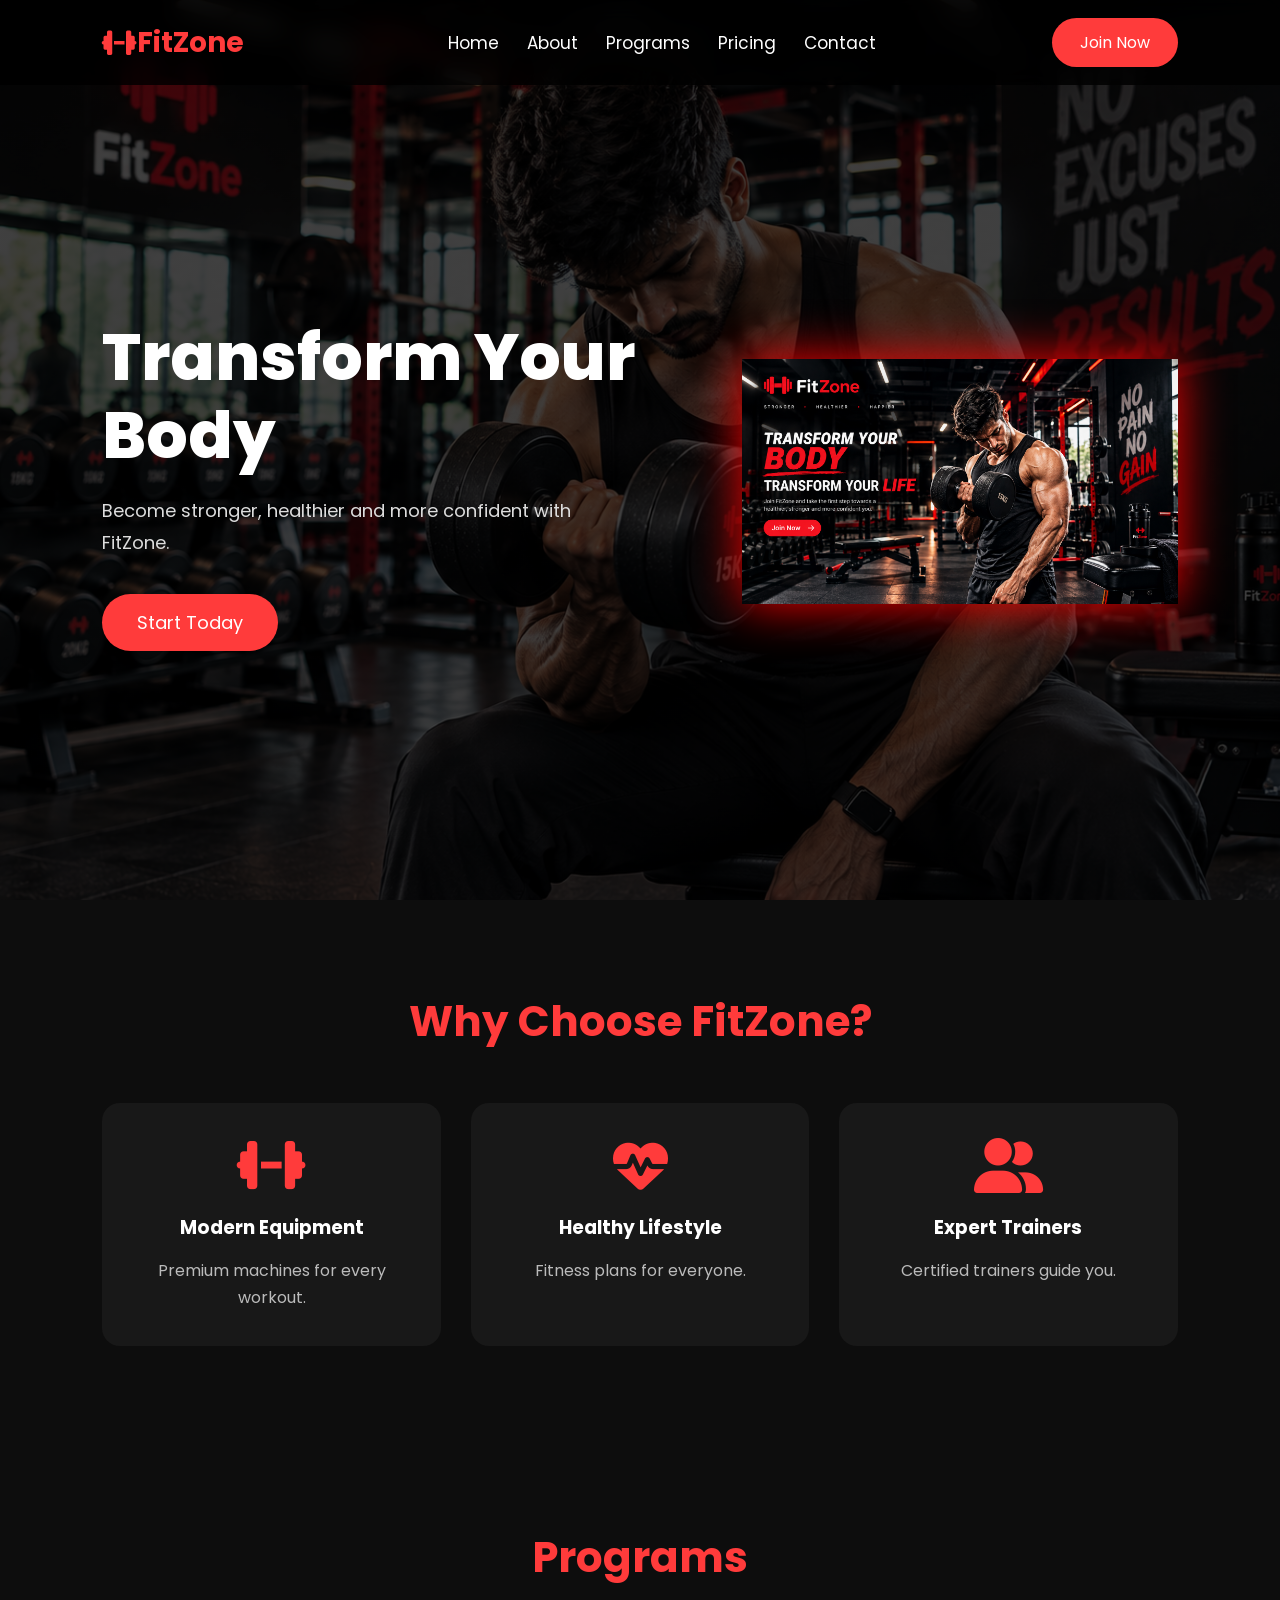
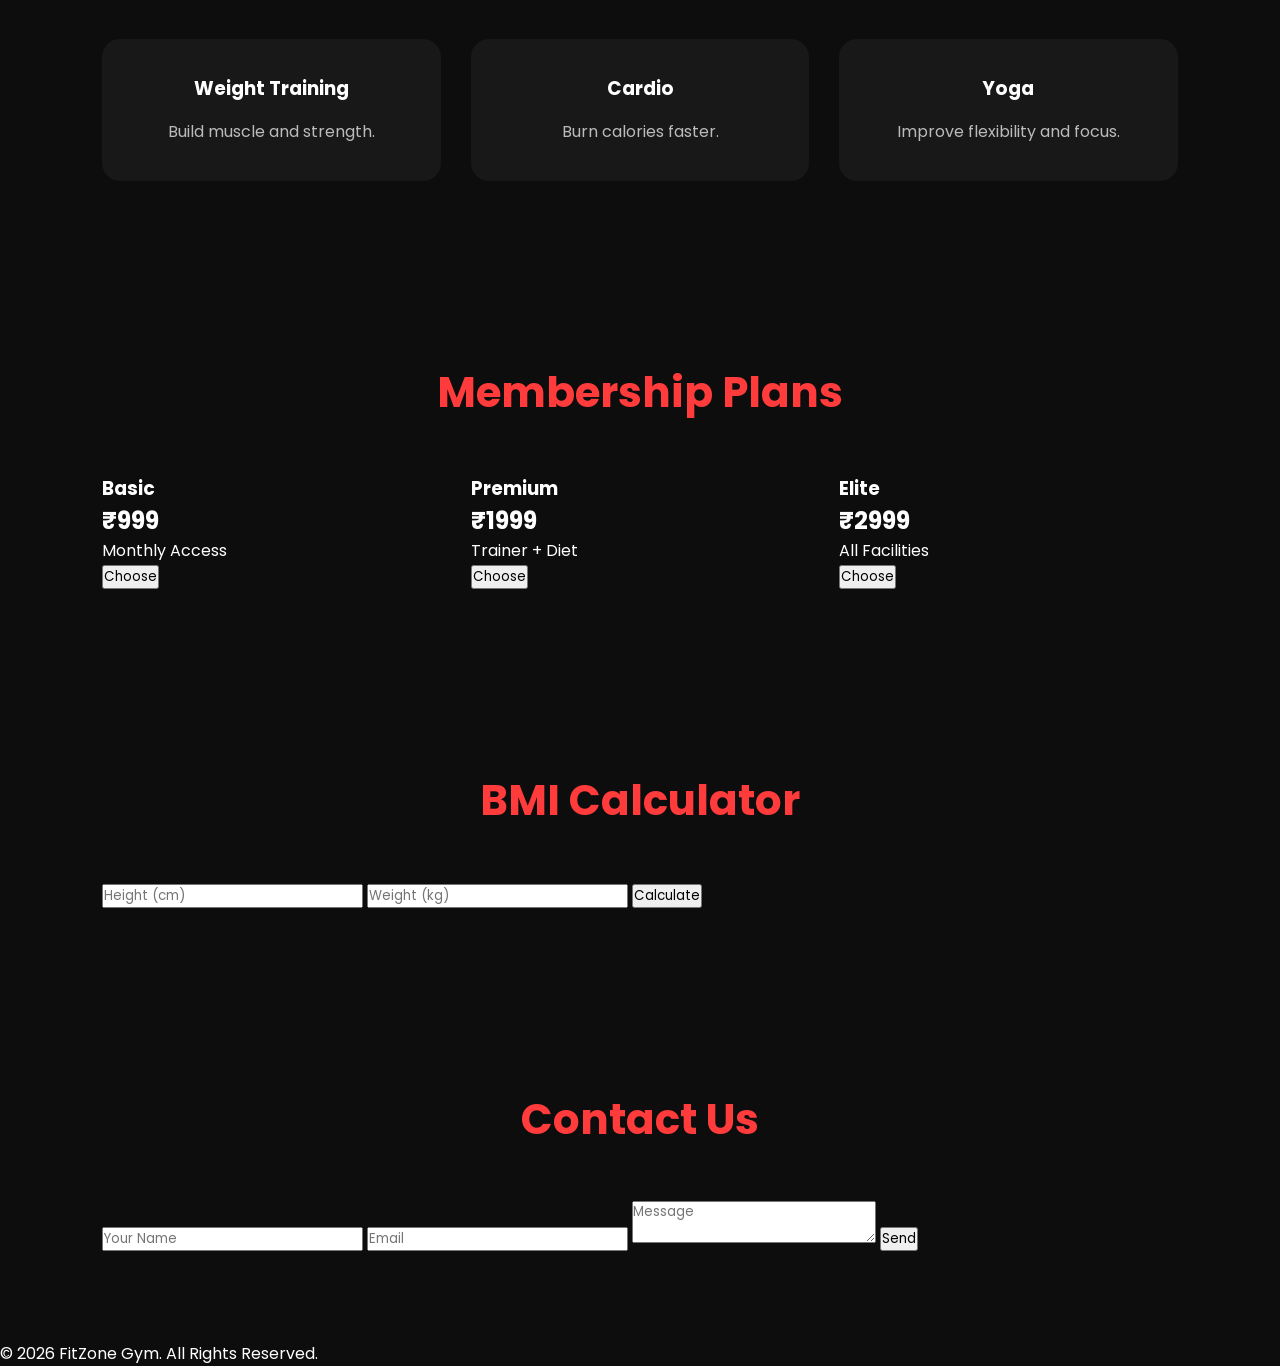
<file: FitZone Task/index.html>
<!DOCTYPE html>
<html lang="en">
<head>
<meta charset="UTF-8">
<meta name="viewport" content="width=device-width, initial-scale=1.0">

<title>FitZone | Fitness & Gym</title>

<link rel="stylesheet" href="css/style.css">

<link rel="preconnect" href="https://fonts.googleapis.com">
<link href="https://fonts.googleapis.com/css2?family=Poppins:wght@300;400;600;700&display=swap" rel="stylesheet">

<link rel="stylesheet"
href="https://cdnjs.cloudflare.com/ajax/libs/font-awesome/6.5.2/css/all.min.css">

</head>
<body>

<!-- NAVBAR -->

<header>

<nav class="navbar">

<div class="logo">
<i class="fa-solid fa-dumbbell"></i>
FitZone
</div>

<ul>

<li><a href="#">Home</a></li>
<li><a href="#about">About</a></li>
<li><a href="#programs">Programs</a></li>
<li><a href="#pricing">Pricing</a></li>
<li><a href="#contact">Contact</a></li>

</ul>

<a href="login.html" class="btn">Join Now</a>

</nav>

</header>

<!-- HERO -->

<section class="hero">

<div class="hero-text">

<h1>Transform Your Body</h1>

<p>
Become stronger, healthier and more confident with FitZone.
</p>

<a href="#" class="hero-btn">
Start Today
</a>

</div>

<div class="hero-image">

<img src="images/hero.png" alt="Gym">

</div>

</section>

<!-- ABOUT -->

<section id="about" class="about">

<h2>Why Choose FitZone?</h2>

<div class="cards">

<div class="card">

<i class="fa-solid fa-dumbbell"></i>

<h3>Modern Equipment</h3>

<p>
Premium machines for every workout.
</p>

</div>

<div class="card">

<i class="fa-solid fa-heart-pulse"></i>

<h3>Healthy Lifestyle</h3>

<p>
Fitness plans for everyone.
</p>

</div>

<div class="card">

<i class="fa-solid fa-user-group"></i>

<h3>Expert Trainers</h3>

<p>
Certified trainers guide you.
</p>

</div>

</div>

</section>

<!-- PROGRAMS -->

<section id="programs" class="programs">

<h2>Programs</h2>

<div class="cards">

<div class="card">

<h3>Weight Training</h3>

<p>Build muscle and strength.</p>

</div>

<div class="card">

<h3>Cardio</h3>

<p>Burn calories faster.</p>

</div>

<div class="card">

<h3>Yoga</h3>

<p>Improve flexibility and focus.</p>

</div>

</div>

</section>

<!-- PRICING -->

<section id="pricing" class="pricing">

<h2>Membership Plans</h2>

<div class="cards">

<div class="price-card">

<h3>Basic</h3>

<h1>₹999</h1>

<p>Monthly Access</p>

<button>Choose</button>

</div>

<div class="price-card popular">

<h3>Premium</h3>

<h1>₹1999</h1>

<p>Trainer + Diet</p>

<button>Choose</button>

</div>

<div class="price-card">

<h3>Elite</h3>

<h1>₹2999</h1>

<p>All Facilities</p>

<button>Choose</button>

</div>

</div>

</section>

<!-- BMI -->

<section class="bmi">

<h2>BMI Calculator</h2>

<input type="number" id="height" placeholder="Height (cm)">

<input type="number" id="weight" placeholder="Weight (kg)">

<button onclick="calculateBMI()">
Calculate
</button>

<h3 id="result"></h3>

</section>

<!-- CONTACT -->

<section id="contact" class="contact">

<h2>Contact Us</h2>

<form>

<input type="text" placeholder="Your Name">

<input type="email" placeholder="Email">

<textarea placeholder="Message"></textarea>

<button>Send</button>

</form>

</section>

<!-- FOOTER -->

<footer>

<p>© 2026 FitZone Gym. All Rights Reserved.</p>

</footer>

<script src="js/main.js"></script>

</body>
</html>
</file>
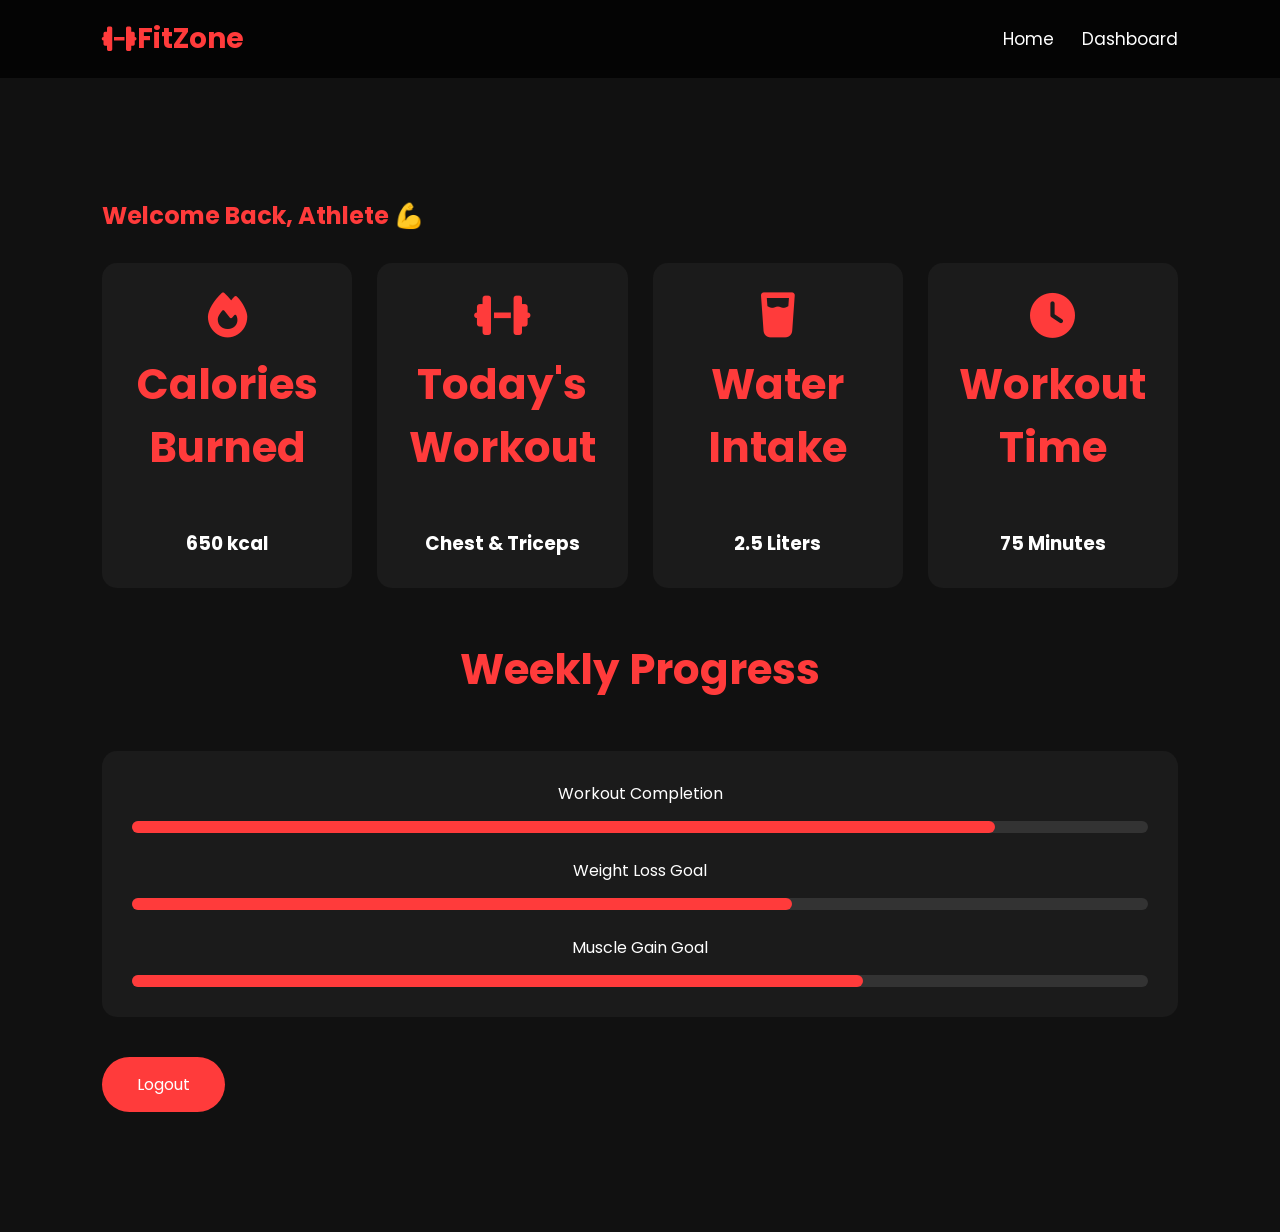
<file: FitZone Task/dashboard.html>
<!DOCTYPE html>
<html lang="en">
<head>
<meta charset="UTF-8">
<meta name="viewport" content="width=device-width, initial-scale=1.0">

<title>FitZone Dashboard</title>

<link rel="stylesheet" href="css/style.css">

<link rel="preconnect" href="https://fonts.googleapis.com">
<link href="https://fonts.googleapis.com/css2?family=Poppins:wght@300;400;600;700&display=swap" rel="stylesheet">

<link rel="stylesheet"
href="https://cdnjs.cloudflare.com/ajax/libs/font-awesome/6.5.2/css/all.min.css">

<style>

body{
    background:#111;
    color:white;
}

.dashboard{
    padding:120px 8%;
}

.dashboard h1{
    margin-bottom:30px;
    color:#ff3b3b;
}

.grid{
    display:grid;
    grid-template-columns:repeat(auto-fit,minmax(250px,1fr));
    gap:25px;
}

.box{
    background:#1b1b1b;
    padding:30px;
    border-radius:15px;
    text-align:center;
    transition:.4s;
}

.box:hover{
    transform:translateY(-10px);
    box-shadow:0 0 20px rgba(255,59,59,.5);
}

.box i{
    font-size:45px;
    color:#ff3b3b;
    margin-bottom:15px;
}

.progress{
    width:100%;
    height:12px;
    background:#333;
    border-radius:20px;
    margin-top:15px;
}

.progress div{
    height:12px;
    border-radius:20px;
    background:#ff3b3b;
}

.logout{
    display:inline-block;
    margin-top:40px;
    padding:15px 35px;
    background:#ff3b3b;
    color:white;
    text-decoration:none;
    border-radius:30px;
    transition:.4s;
}

.logout:hover{
    background:white;
    color:#ff3b3b;
}

</style>

</head>

<body>

<nav class="navbar">

<div class="logo">

<i class="fa-solid fa-dumbbell"></i>

FitZone

</div>

<ul>

<li><a href="index.html">Home</a></li>

<li><a href="#">Dashboard</a></li>

</ul>

</nav>

<section class="dashboard">

<h1>Welcome Back, Athlete 💪</h1>

<div class="grid">

<div class="box">

<i class="fa-solid fa-fire"></i>

<h2>Calories Burned</h2>

<h3>650 kcal</h3>

</div>

<div class="box">

<i class="fa-solid fa-dumbbell"></i>

<h2>Today's Workout</h2>

<h3>Chest & Triceps</h3>

</div>

<div class="box">

<i class="fa-solid fa-glass-water"></i>

<h2>Water Intake</h2>

<h3>2.5 Liters</h3>

</div>

<div class="box">

<i class="fa-solid fa-clock"></i>

<h2>Workout Time</h2>

<h3>75 Minutes</h3>

</div>

</div>

<br><br>

<h2>Weekly Progress</h2>

<div class="box">

<p>Workout Completion</p>

<div class="progress">

<div style="width:85%;"></div>

</div>

<br>

<p>Weight Loss Goal</p>

<div class="progress">

<div style="width:65%;"></div>

</div>

<br>

<p>Muscle Gain Goal</p>

<div class="progress">

<div style="width:72%;"></div>

</div>

</div>

<a href="index.html" class="logout">

Logout

</a>

</section>

</body>
</html>
</file>
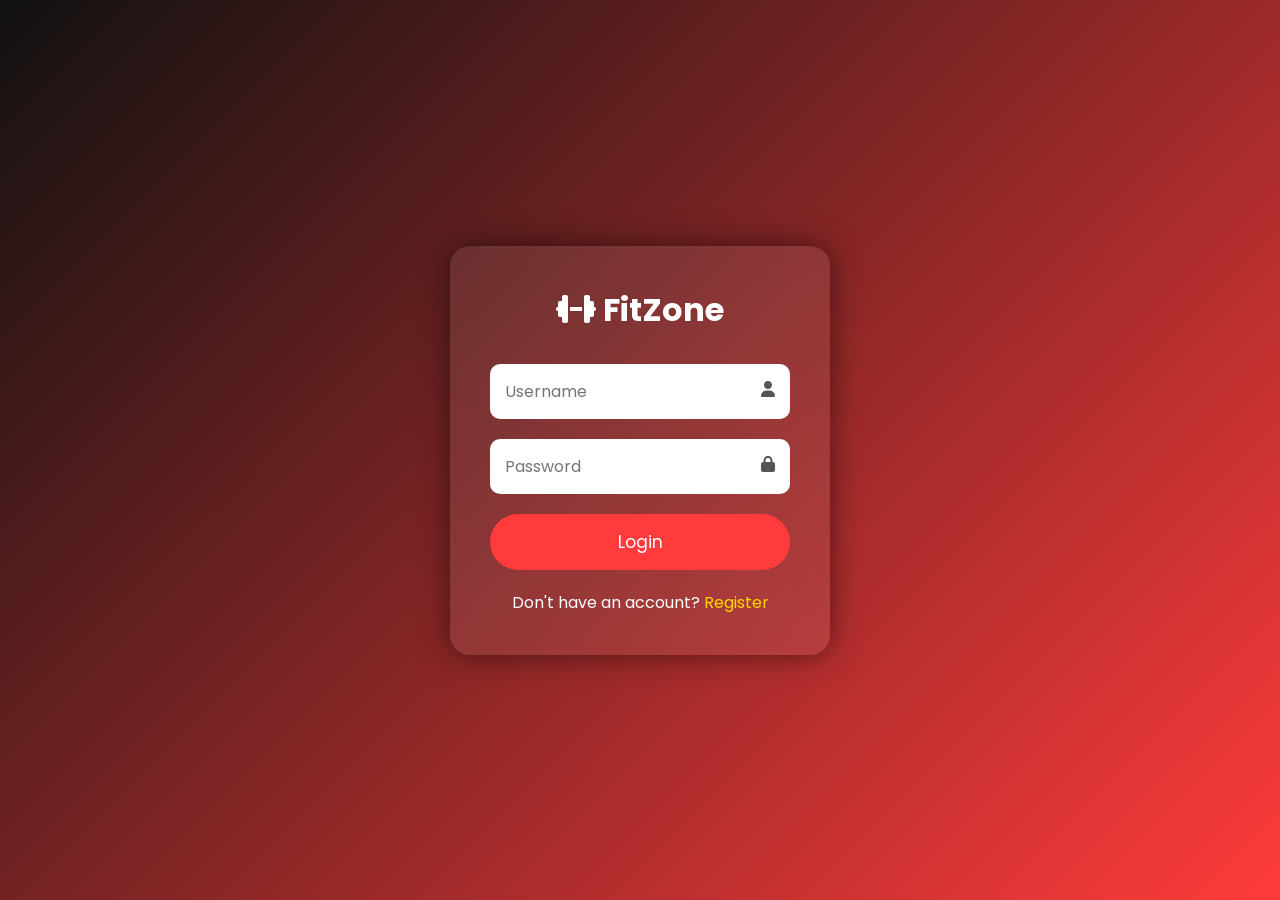
<file: FitZone Task/login.html>
<!DOCTYPE html>
<html lang="en">
<head>

<meta charset="UTF-8">
<meta name="viewport" content="width=device-width, initial-scale=1.0">

<title>FitZone Login</title>

<link rel="stylesheet" href="css/style.css">

<link rel="preconnect" href="https://fonts.googleapis.com">
<link href="https://fonts.googleapis.com/css2?family=Poppins:wght@300;400;600;700&display=swap" rel="stylesheet">

<link rel="stylesheet"
href="https://cdnjs.cloudflare.com/ajax/libs/font-awesome/6.5.2/css/all.min.css">

<style>

body{
    display:flex;
    justify-content:center;
    align-items:center;
    min-height:100vh;
    background:linear-gradient(135deg,#111,#ff3b3b);
}

.login-box{

    width:380px;
    padding:40px;
    background:rgba(255,255,255,.08);
    border-radius:20px;
    backdrop-filter:blur(15px);
    text-align:center;
    box-shadow:0 0 30px rgba(0,0,0,.5);

}

.login-box h1{

    color:#fff;
    margin-bottom:30px;

}

.input-box{

    position:relative;
    margin:20px 0;

}

.input-box input{

    width:100%;
    padding:15px;
    border:none;
    border-radius:10px;
    outline:none;
    font-size:16px;

}

.input-box i{

    position:absolute;
    right:15px;
    top:17px;
    color:#555;

}

button{

    width:100%;
    padding:15px;
    border:none;
    border-radius:30px;
    background:#ff3b3b;
    color:white;
    font-size:17px;
    cursor:pointer;
    transition:.4s;

}

button:hover{

    transform:scale(1.05);

}

p{

    margin-top:20px;
    color:white;

}

a{

    color:#ffd700;
    text-decoration:none;

}

</style>

</head>

<body>

<div class="login-box">

<h1><i class="fa-solid fa-dumbbell"></i> FitZone</h1>

<form id="loginForm">

<div class="input-box">

<input type="text" id="username" placeholder="Username" required>

<i class="fa-solid fa-user"></i>

</div>

<div class="input-box">

<input type="password" id="password" placeholder="Password" required>

<i class="fa-solid fa-lock"></i>

</div>

<button type="submit">

Login

</button>

</form>

<p>

Don't have an account?

<a href="#">Register</a>

</p>

</div>

<script>

document.getElementById("loginForm").addEventListener("submit",function(e){

e.preventDefault();

let user=document.getElementById("username").value;
let pass=document.getElementById("password").value;

if(user=="admin" && pass=="1234"){

alert("Login Successful!");

window.location.href="dashboard.html";

}
else{

alert("Username : admin\nPassword : 1234");

}

});

</script>

</body>
</html>
</file>
<file: FitZone Task/css/style.css>
/* ===========================
   GOOGLE FONT
=========================== */

@import url('https://fonts.googleapis.com/css2?family=Poppins:wght@300;400;500;600;700;800&display=swap');

*{
margin:0;
padding:0;
box-sizing:border-box;
font-family:'Poppins',sans-serif;
scroll-behavior:smooth;
}

body{
background:#0d0d0d;
color:#fff;
overflow-x:hidden;
}

/* ===========================
NAVBAR
=========================== */

header{
position:fixed;
top:0;
left:0;
width:100%;
z-index:1000;
}

.navbar{

display:flex;
justify-content:space-between;
align-items:center;

padding:18px 8%;

background:rgba(0,0,0,.75);

backdrop-filter:blur(12px);

transition:.4s;

}

.logo{

display:flex;
align-items:center;

font-size:28px;

font-weight:700;

color:#ff3b3b;

}

.logo img{

width:55px;
margin-right:10px;

}

.navbar ul{

display:flex;
list-style:none;

}

.navbar ul li{

margin-left:28px;

}

.navbar ul li a{

color:white;
text-decoration:none;
font-size:17px;
transition:.4s;

}

.navbar ul li a:hover{

color:#ff3b3b;

}

.btn{

background:#ff3b3b;
color:white;
padding:12px 28px;
border-radius:30px;
text-decoration:none;
transition:.4s;

}

.btn:hover{

background:white;
color:#ff3b3b;

}


/* ===========================
HERO
=========================== */

.hero{

min-height:100vh;

display:flex;

justify-content:space-between;

align-items:center;

padding:130px 8% 60px;

background:
linear-gradient(rgba(0,0,0,.75),
rgba(0,0,0,.75)),
url("../images/gallery2.png");

background-size:cover;

background-position:center;

}

.hero-text{

width:50%;

}

.hero-text h1{

font-size:65px;

font-weight:800;

line-height:1.2;

margin-bottom:20px;

}

.hero-text span{

color:#ff3b3b;

}

.hero-text p{

font-size:18px;

color:#ddd;

line-height:1.8;

margin-bottom:35px;

}

.hero-btn{

display:inline-block;

padding:15px 35px;

background:#ff3b3b;

color:white;

text-decoration:none;

border-radius:35px;

font-size:18px;

transition:.4s;

}

.hero-btn:hover{

transform:translateY(-8px);

box-shadow:0 0 25px #ff3b3b;

}

.hero-image{

width:45%;

text-align:right;

}

.hero-image img{

width:90%;

animation:float 4s infinite ease-in-out;

filter:drop-shadow(0 0 25px red);

}


/* ===========================
SECTION
=========================== */

section{

padding:90px 8%;

}

section h2{

font-size:42px;

text-align:center;

margin-bottom:50px;

color:#ff3b3b;

}


/* ===========================
CARDS
=========================== */

.cards{

display:grid;

grid-template-columns:repeat(auto-fit,minmax(280px,1fr));

gap:30px;

}

.card{

background:#181818;

padding:35px;

border-radius:18px;

text-align:center;

transition:.5s;

}

.card i{

font-size:55px;

margin-bottom:20px;

color:#ff3b3b;

}

.card h3{

margin-bottom:15px;

}

.card p{

color:#bbb;

line-height:1.7;

}

.card:hover{

transform:translateY(-12px);

box-shadow:0 0 30px rgba(255,59,59,.45);

}
</file>
